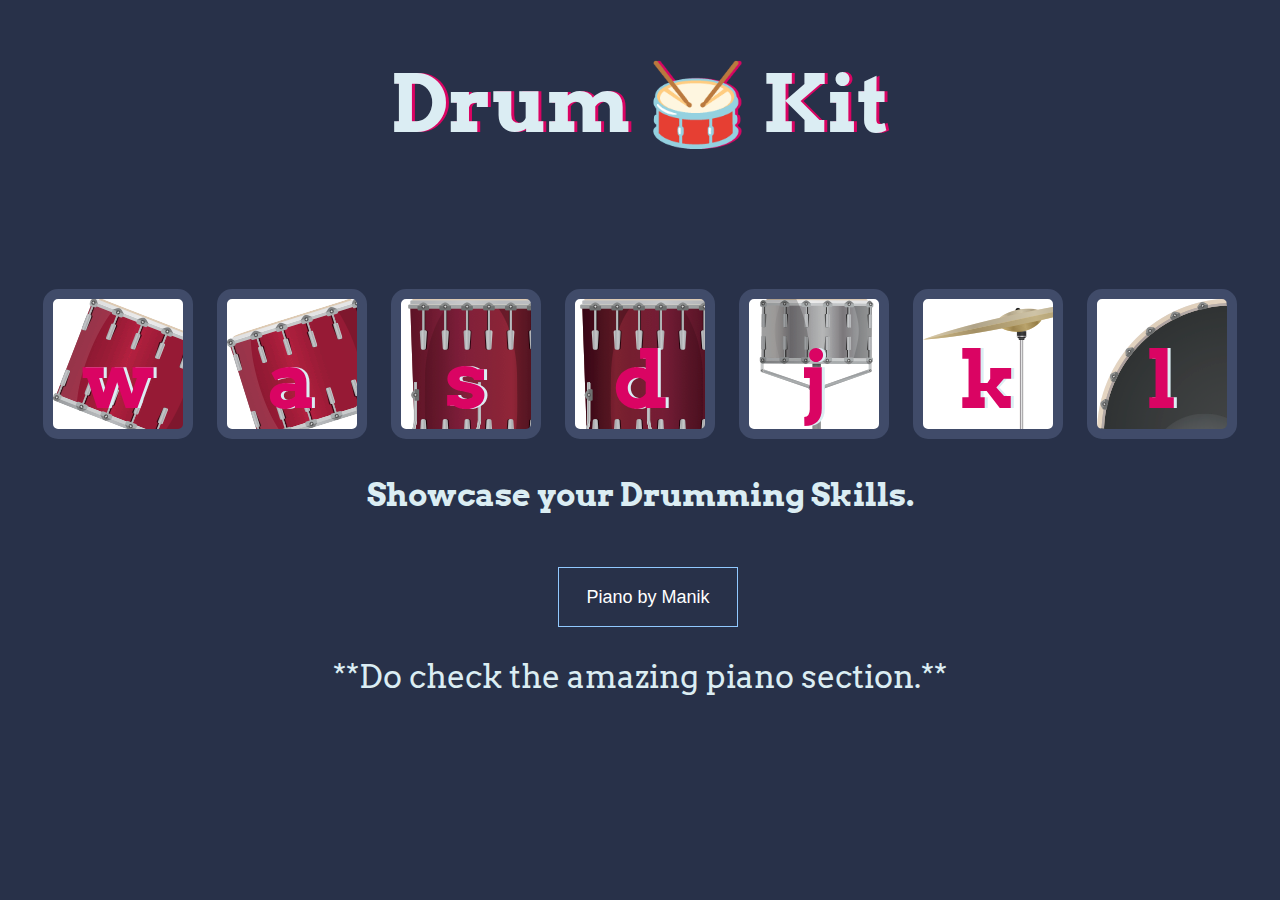
<file: index.html>
<!DOCTYPE html>
<html lang="en" dir="ltr">

<head>
  <meta charset="utf-8">
  <title>Drum Kit</title>
  <link rel="stylesheet" href="styles.css">
  <link href="https://fonts.googleapis.com/css?family=Arvo" rel="stylesheet">
</head>

<body>

  <h1 id="title">Drum 🥁 Kit</h1>
  <div class="set">
    <button class="w drum">w</button>
    <button class="a drum">a</button>
    <button class="s drum">s</button>
    <button class="d drum">d</button>
    <button class="j drum">j</button>
    <button class="k drum">k</button>
    <button class="l drum">l</button>
  </div>
  <h3 class="show">Showcase your Drumming Skills.</h3>
  <div class="container">
    <div class="center">
      <button class="btn">
        <span>
          <a href="piano.html" class="nolink">
            Piano by Manik
        </a>
        </span>
      </button>
    </div>
  </div>


  <footer>
    **Do check the amazing piano section.**
  </footer>
</div>  <script src="index.js"></script>
</body>

</html>
</file>
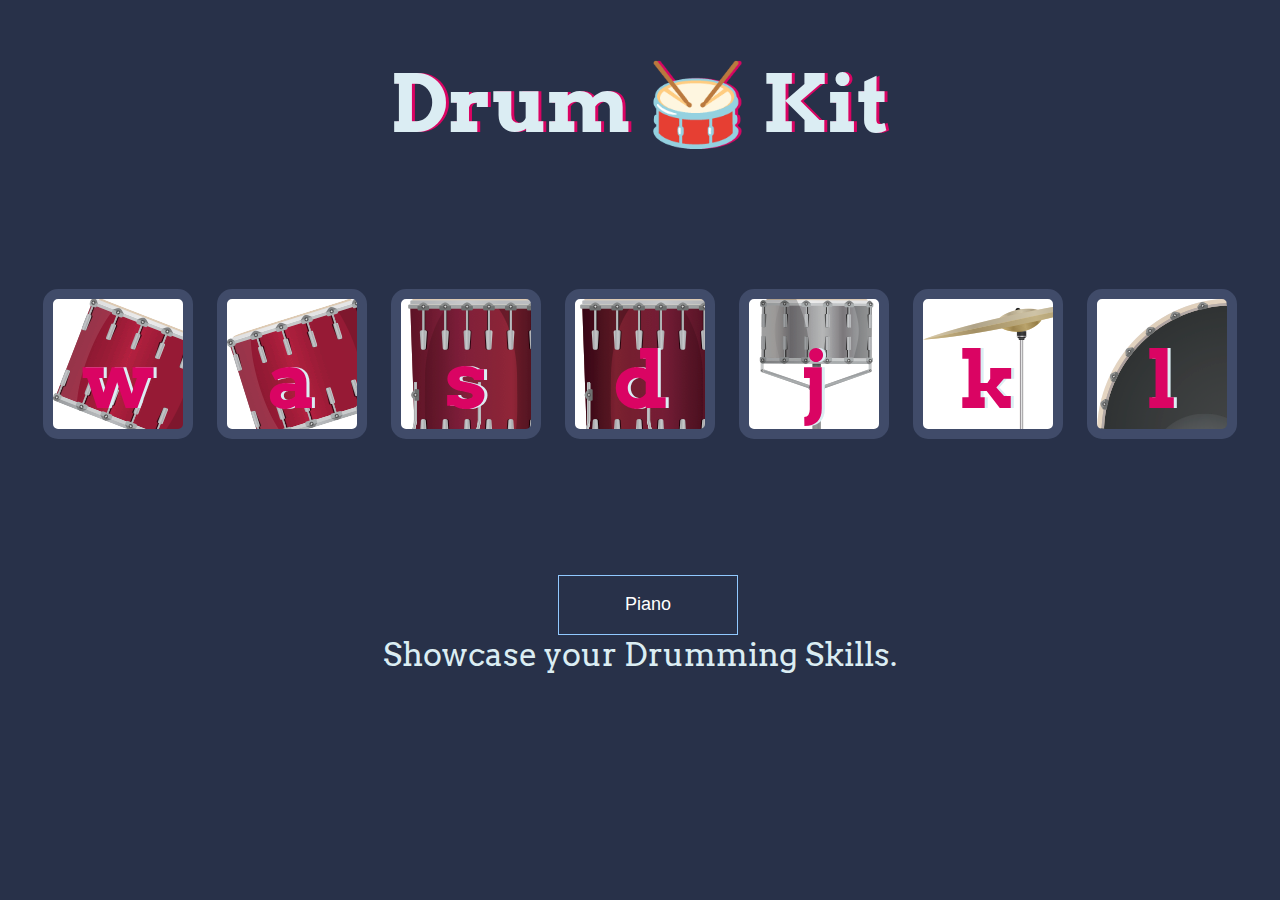
<file: DrumKit-master/index.html>
<!DOCTYPE html>
<html lang="en" dir="ltr">

<head>
  <meta charset="utf-8">
  <title>Drum Kit</title>
  <link rel="stylesheet" href="styles.css">
  <link href="https://fonts.googleapis.com/css?family=Arvo" rel="stylesheet">
</head>

<body>

  <h1 id="title">Drum 🥁 Kit</h1>
  <div class="set">
    <button class="w drum">w</button>
    <button class="a drum">a</button>
    <button class="s drum">s</button>
    <button class="d drum">d</button>
    <button class="j drum">j</button>
    <button class="k drum">k</button>
    <button class="l drum">l</button>
  </div>

  <div class="container">
    <div class="center">
      <button class="btn">
        <span>
          <a href="piano.html" class="nolink">
          Piano
        </a>
        </span>
      </button>
    </div>
  </div>


  <footer>
    Showcase your Drumming Skills.
  </footer>
</div>  <script src="index.js"></script>
</body>

</html>
</file>
<file: styles.css>
body {
  text-align: center;
  background-color: #283149;
}

h1 {
  font-size: 5rem;
  color: #DBEDF3;
  font-family: "Arvo", cursive;
  text-shadow: 3px 0 #DA0463;

}

footer {
  position: relative;
  top:-50px;
  color: #DBEDF3;
  font-family: "Arvo", cursive;
  font-size: 2rem;
}

.w {
  background-image: url("images/tom1.png");
}

.a {
  background-image: url("images/tom2.png");
}

.s {
  background-image: url("images/tom3.png");
}

.d {
  background-image: url("images/tom4.png");
}

.j {
  background-image: url("images/snare.png");
}

.k {
  background-image: url("images/crash.png");
}

.l {
  background-image: url("images/kick.png");
}

.set {
  margin: 10% auto;
}

.game-over {
  background-color: red;
  opacity: 0.8;
}

.pressed {
  box-shadow: 0 3px 4px 0 #DBEDF3;
  opacity: 0.5;
}

.red {
  color: red;
}

.drum {
  outline: none;
  border: 10px solid #404B69;
  font-size: 5rem;
  font-family: 'Arvo', cursive;
  line-height: 2;
  font-weight: 900;
  color: #DA0463;
  text-shadow: 3px 0 #DBEDF3;
  border-radius: 15px;
  display: inline-block;
  width: 150px;
  height: 150px;
  text-align: center;
  margin: 10px;
  background-color: white;
}

.btn {
  line-height: 50px;
  height: 50px;
  text-align: center;
  width: 250px;
  cursor: pointer;
}



.center {
  width: 150px;
  height: 60px;
  position: relative;
}

.btn {
  position: relative;
  top: -80px;
  display: flex;
  justify-content: center;
  width: 180px;
  height: 60px;
  cursor: pointer;
  background: transparent;
  border: 1px solid #91C9FF;
  outline: none;
  align-items: center;
  margin-left: 550px;
  transition: 1s ease-in-out;
}



.btn:hover {
  transition: 1s ease-in-out;
  background: #4F95DA;
}

.btn:hover svg {
  stroke-dashoffset: -480;
}

.btn span {
  color: white;
  font-size: 18px;
  font-weight: 100;
}

.nolink{
  text-decoration: none;
  color: #fff;
}

.show{
  color: #DBEDF3;
  font-family: "Arvo", cursive;
  font-size: 2rem;
  position: relative;
  left: 0px;
  top: -100px;
}
</file>
<file: DrumKit-master/styles.css>
body {
  text-align: center;
  background-color: #283149;
}

h1 {
  font-size: 5rem;
  color: #DBEDF3;
  font-family: "Arvo", cursive;
  text-shadow: 3px 0 #DA0463;

}

footer {
  color: #DBEDF3;
  font-family: "Arvo", cursive;
  font-size: 2rem;
}

.w {
  background-image: url("images/tom1.png");
}

.a {
  background-image: url("images/tom2.png");
}

.s {
  background-image: url("images/tom3.png");
}

.d {
  background-image: url("images/tom4.png");
}

.j {
  background-image: url("images/snare.png");
}

.k {
  background-image: url("images/crash.png");
}

.l {
  background-image: url("images/kick.png");
}

.set {
  margin: 10% auto;
}

.game-over {
  background-color: red;
  opacity: 0.8;
}

.pressed {
  box-shadow: 0 3px 4px 0 #DBEDF3;
  opacity: 0.5;
}

.red {
  color: red;
}

.drum {
  outline: none;
  border: 10px solid #404B69;
  font-size: 5rem;
  font-family: 'Arvo', cursive;
  line-height: 2;
  font-weight: 900;
  color: #DA0463;
  text-shadow: 3px 0 #DBEDF3;
  border-radius: 15px;
  display: inline-block;
  width: 150px;
  height: 150px;
  text-align: center;
  margin: 10px;
  background-color: white;
}

.btn {
  line-height: 50px;
  height: 50px;
  text-align: center;
  width: 250px;
  cursor: pointer;
}



.center {
  width: 150px;
  height: 60px;
  position: relative;
}

.btn {
  width: 180px;
  height: 60px;
  cursor: pointer;
  background: transparent;
  border: 1px solid #91C9FF;
  outline: none;
  align-items: center;
  margin-left: 550px;
  transition: 1s ease-in-out;
}



.btn:hover {
  transition: 1s ease-in-out;
  background: #4F95DA;
}

.btn:hover svg {
  stroke-dashoffset: -480;
}

.btn span {
  color: white;
  font-size: 18px;
  font-weight: 100;
}

.nolink{
  text-decoration: none;
  color: #fff;
}
</file>
